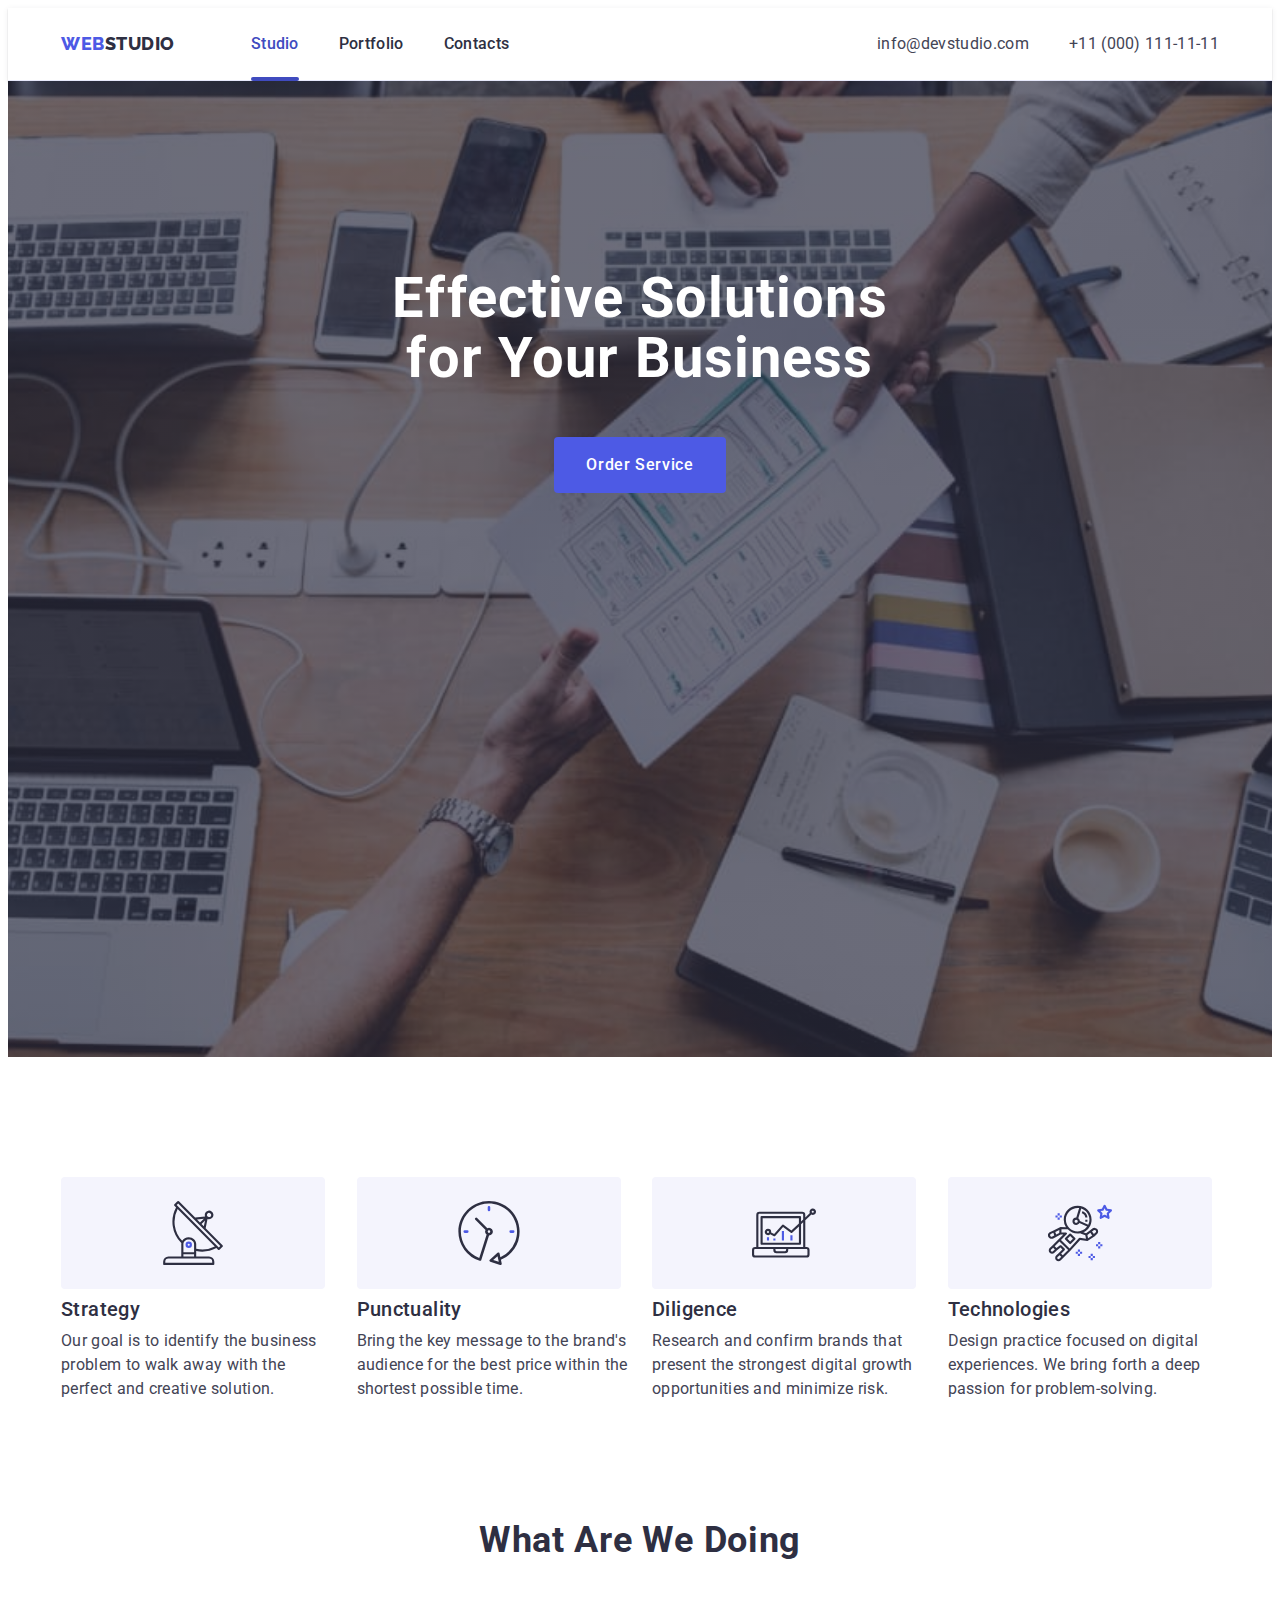
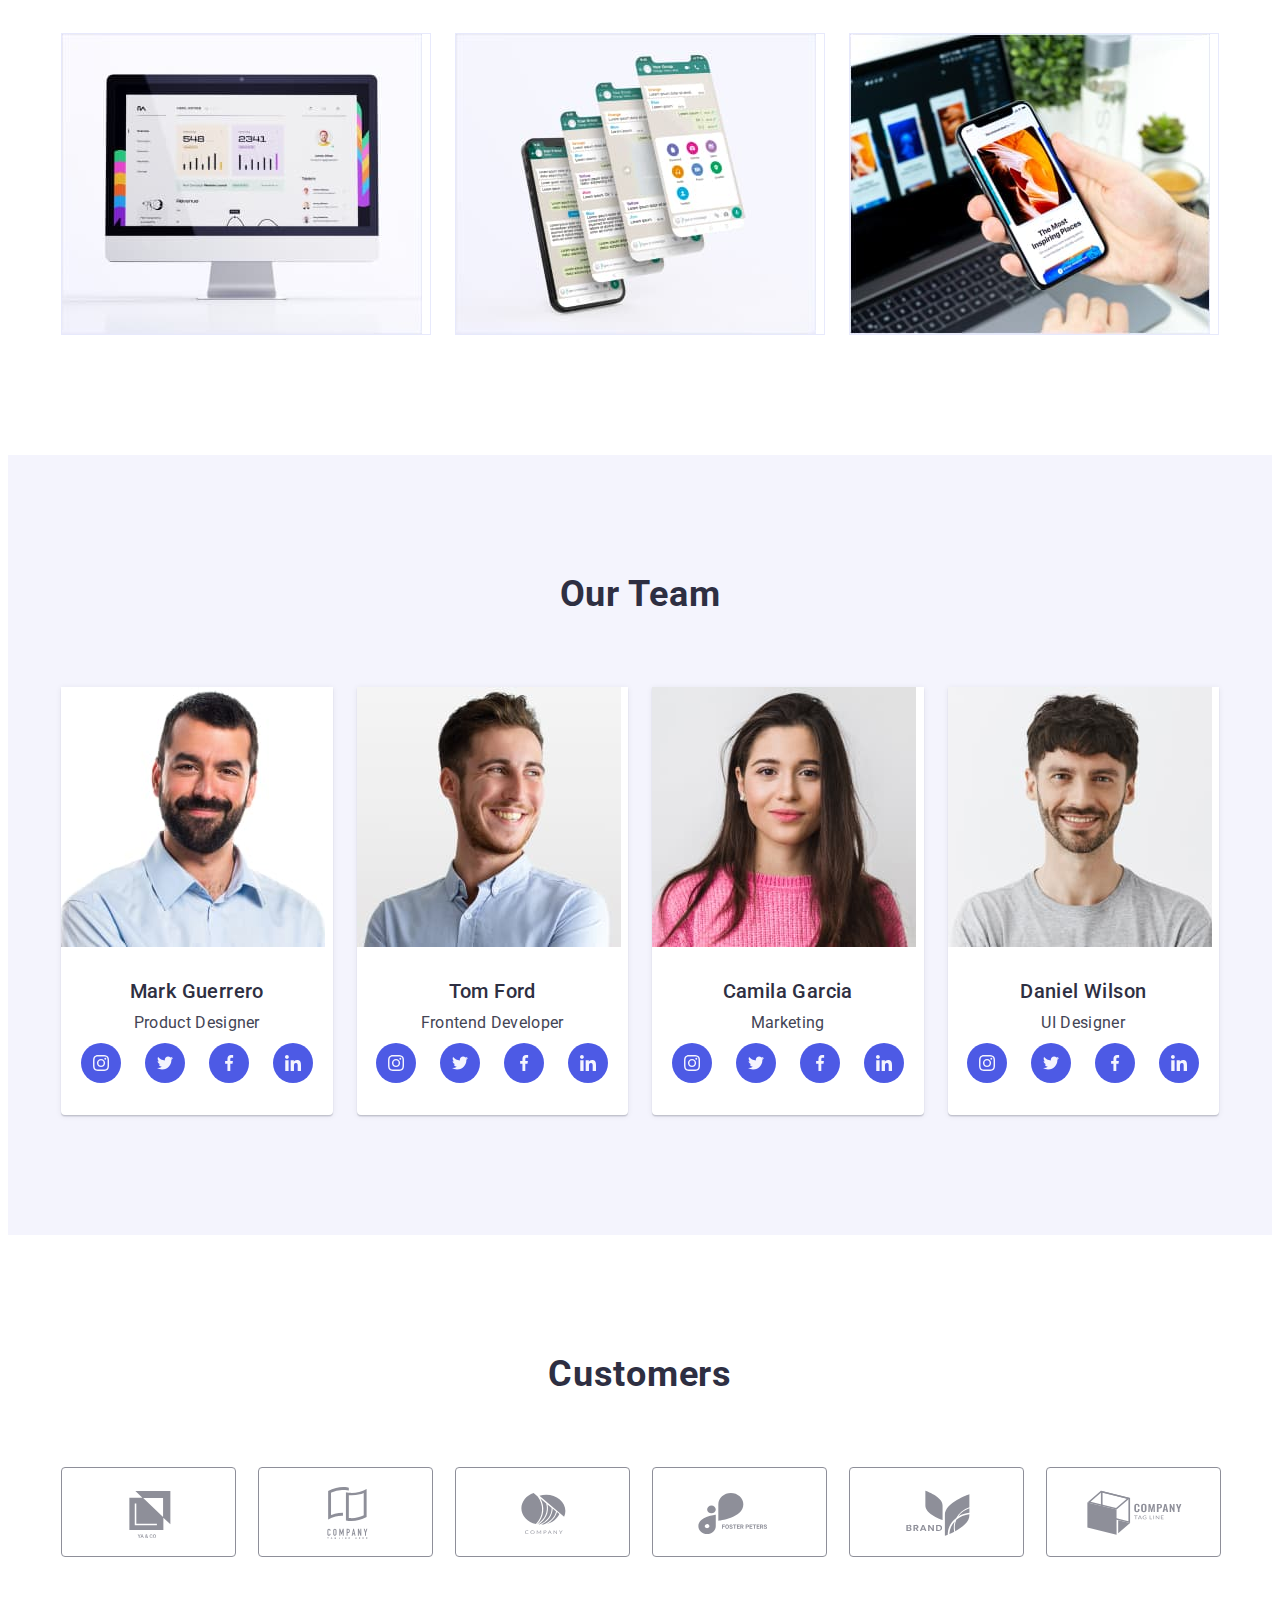
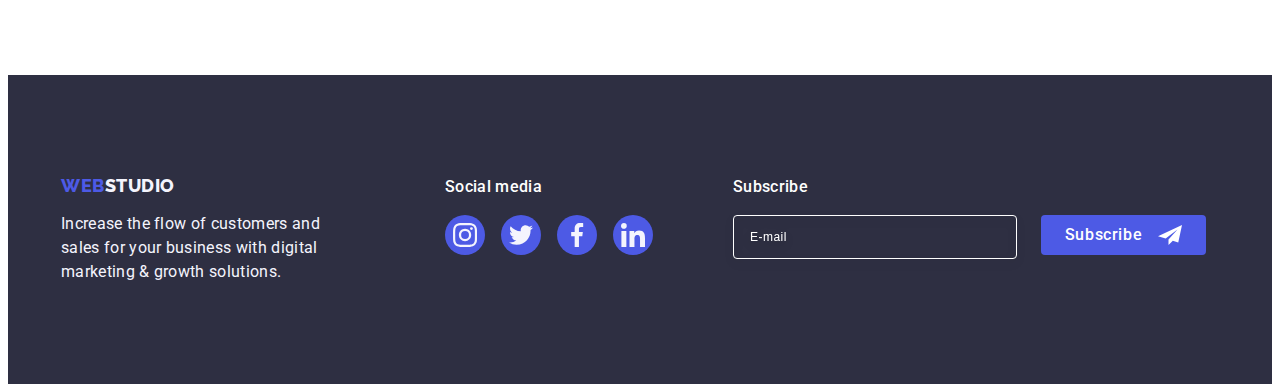
<file: index.html>
<!DOCTYPE html>
<html lang="en">

<head>
    <meta charset="UTF-8">
    <meta http-equiv="X-UA-Compatible" content="IE=edge">
    <meta name="viewport" content="width=device-width, initial-scale=1.0">
    <title>WebStudio</title>
    <link rel="preconnect" href="https://fonts.googleapis.com">
    <link rel="preconnect" href="https://fonts.gstatic.com" crossorigin>
    <link
        href="https://fonts.googleapis.com/css2?family=Raleway:wght@800&family=Roboto:wght@400;500;700;900&display=swap"
        rel="stylesheet">
    <link rel="stylesheet" href="https://cdnjs.cloudflare.com/ajax/libs/modern-normalize/2.0.0/modern-normalize.min.css"
        integrity="sha512-4xo8blKMVCiXpTaLzQSLSw3KFOVPWhm/TRtuPVc4WG6kUgjH6J03IBuG7JZPkcWMxJ5huwaBpOpnwYElP/m6wg=="
        crossorigin="anonymous" referrerpolicy="no-referrer">
    <link rel="stylesheet" href="./css/styles.css">
</head>

<body>
    <header class="header">
        <div class="container div-header">
            <nav class="header-nav">
                <a href="./index.html" class="link logo">Web<span class="logo-part">Studio</span></a>
                <ul class="list header-menu">
                    <li><a href="./index.html" class="link-nav inn link">Studio</a></li>
                    <li><a href="./portfolio.html" class="link-nav  link">Portfolio</a></li>
                    <li><a href="" class="link-nav link">Contacts</a></li>
                </ul>
            </nav>
            <address class="adrs">
                <ul class="list header-adrs">
                    <li><a href="mailto:info@devstudio.com" class="link-adrs link">info@devstudio.com</a></li>
                    <li><a href="tel:+110001111111" class="link-adrs link">+11 (000) 111-11-11</a></li>
                </ul>
            </address>
        </div>
    </header>
    <main>
        <section class="hero">
            <div class="container div-hero">
                <h1 class="hero-title">Effective Solutions for Your Business</h1>
                <button data-modal-open type="button" class="hero-btn">Order Service</button>
            </div>
        </section>
        <section class="adv">
            <div class="container adv-div">
                <h2 hidden class="adv-title visually-hidden">our advantages</h2>
                <ul class="adv-list list">
                    <li class="adv-item">
                        <div class="adv-div-icon"><svg class="adv-icon-svg" width="64" height="64">
                                <use href="./images/icons.svg#icon-antenna"></use>
                            </svg>
                        </div>
                        <h3 class="adv-item-title title">Strategy</h3>
                        <p class="adv-item-text text">Our goal is to identify the business problem to walk away with the
                            perfect and creative solution.</p>
                    </li>
                    <li class="adv-item">
                        <div class="adv-div-icon"><svg class="adv-icon-svg" width="64" height="64">
                                <use href="./images/icons.svg#icon-clock"></use>
                            </svg>
                        </div>
                        <h3 class="adv-item-title title">Punctuality</h3>
                        <p class="adv-item-text text">Bring the key message to the brand's audience for the best price
                            within the shortest possible time.</p>
                    </li>
                    <li class="adv-item">
                        <div class="adv-div-icon"><svg class="adv-icon-svg" width="64" height="64">
                                <use href="./images/icons.svg#icon-diagram"></use>
                            </svg>
                        </div>
                        <h3 class="adv-item-title title">Diligence</h3>
                        <p class="adv-item-text text">Research and confirm brands that present the strongest digital
                            growth opportunities and minimize risk.</p>
                    </li>
                    <li class="adv-item">
                        <div class="adv-div-icon"><svg class="adv-icon-svg" width="64" height="64">
                                <use href="./images/icons.svg#icon-astronaut"></use>
                            </svg>
                        </div>
                        <h3 class="adv-item-title title">Technologies</h3>
                        <p class="adv-item-text text">Design practice focused on digital experiences. We bring forth a
                            deep passion for problem-solving.</p>
                    </li>
                </ul>
            </div>
        </section>
        <section class="wawd">
            <div class="container div-wawd">
                <h2 class="wawd-title">What are we doing</h2>
                <ul class="wawd-list list">
                    <li class="wawd-item"><img src="./images/monitor.jpg" alt="monitor" width="360"></li>
                    <li class="wawd-item"><img src="./images/screenshots.jpg" alt="screenshots" width="360"></li>
                    <li class="wawd-item"><img src="./images/phone.jpg" alt="phone" width="360"></li>
                </ul>
            </div>
        </section>
        <section class="team">
            <div class="container div-team">
                <h2 class="team-title">Our Team</h2>
                <ul class="team-list list">
                    <li class="team-item">
                        <img class="team-item-img" src="./images/mark.jpg" alt="Mark Guerrero" width="264">
                        <div class="div-team-name">
                            <h3 class="team-item-title title">Mark Guerrero</h3>
                            <p class="team-item-text text">Product Designer</p>
                            <ul class="team-soc-icon list">
                                <li class="team-soc-item">
                                    <a class="team-soc-link" href="#">
                                        <svg class="team-icon-svg" width="16" height="16">
                                            <use href="./images/icons.svg#icon-instagram"></use>
                                        </svg>
                                    </a>
                                </li>
                                <li class="team-soc-item">
                                    <a class="team-soc-link" href="#">
                                        <svg class="team-icon-svg" width="16" height="16">
                                            <use href="./images/icons.svg#icon-twitter"></use>
                                        </svg>
                                    </a>
                                </li>
                                <li class="team-soc-item">
                                    <a class="team-soc-link" href="#">
                                        <svg class="team-icon-svg" width="16" height="16">
                                            <use href="./images/icons.svg#icon-facebook"></use>
                                        </svg>
                                    </a>
                                </li>
                                <li class="team-soc-item">
                                    <a class="team-soc-link" href="#">
                                        <svg class="team-icon-svg" width="16" height="16">
                                            <use href="./images/icons.svg#icon-linkedin"></use>
                                        </svg>
                                    </a>
                                </li>
                            </ul>
                        </div>
                    </li>
                    <li class="team-item">
                        <img class="team-item-img" src="./images/tom.jpg" alt="Tom Ford" width="264">
                        <div class="div-team-name">
                            <h3 class="team-item-title title">Tom Ford</h3>
                            <p class="team-item-text text">Frontend Developer</p>
                            <ul class="team-soc-icon list">
                                <li class="team-soc-item">
                                    <a class="team-soc-link" href="#">
                                        <svg class="team-icon-svg" width="16" height="16">
                                            <use href="./images/icons.svg#icon-instagram"></use>
                                        </svg>
                                    </a>
                                </li>
                                <li class="team-soc-item">
                                    <a class="team-soc-link" href="#">
                                        <svg class="team-icon-svg" width="16" height="16">
                                            <use href="./images/icons.svg#icon-twitter"></use>
                                        </svg>
                                    </a>
                                </li>
                                <li class="team-soc-item">
                                    <a class="team-soc-link" href="#">
                                        <svg class="team-icon-svg" width="16" height="16">
                                            <use href="./images/icons.svg#icon-facebook"></use>
                                        </svg>
                                    </a>
                                </li>
                                <li class="team-soc-item">
                                    <a class="team-soc-link" href="#">
                                        <svg class="team-icon-svg" width="16" height="16">
                                            <use href="./images/icons.svg#icon-linkedin"></use>
                                        </svg>
                                    </a>
                                </li>
                            </ul>
                        </div>
                    </li>
                    <li class="team-item">
                        <img class="team-item-img" src="./images/camila.jpg" alt="Camila Garcia" width="264">
                        <div class="div-team-name">
                            <h3 class="team-item-title title">Camila Garcia</h3>
                            <p class="team-item-text text">Marketing</p>
                            <ul class="team-soc-icon list">
                                <li class="team-soc-item">
                                    <a class="team-soc-link" href="#">
                                        <svg class="team-icon-svg" width="16" height="16">
                                            <use href="./images/icons.svg#icon-instagram"></use>
                                        </svg>
                                    </a>
                                </li>
                                <li class="team-soc-item">
                                    <a class="team-soc-link" href="#">
                                        <svg class="team-icon-svg" width="16" height="16">
                                            <use href="./images/icons.svg#icon-twitter"></use>
                                        </svg>
                                    </a>
                                </li>
                                <li class="team-soc-item">
                                    <a class="team-soc-link" href="#">
                                        <svg class="team-icon-svg" width="16" height="16">
                                            <use href="./images/icons.svg#icon-facebook"></use>
                                        </svg>
                                    </a>
                                </li>
                                <li class="team-soc-item">
                                    <a class="team-soc-link" href="#">
                                        <svg class="team-icon-svg" width="16" height="16">
                                            <use href="./images/icons.svg#icon-linkedin"></use>
                                        </svg>
                                    </a>
                                </li>
                            </ul>
                        </div>
                    </li>
                    <li class="team-item">
                        <img class="team-item-img" src="./images/daniel.jpg" alt="Daniel Wilson" width="264">
                        <div class="div-team-name">
                            <h3 class="team-item-title title">Daniel Wilson</h3>
                            <p class="team-item-text text">UI Designer</p>
                            <ul class="team-soc-icon list">
                                <li class="team-soc-item">
                                    <a class="team-soc-link" href="#">
                                        <svg class="team-icon-svg" width="16" height="16">
                                            <use href="./images/icons.svg#icon-instagram"></use>
                                        </svg>
                                    </a>
                                </li>
                                <li class="team-soc-item">
                                    <a class="team-soc-link" href="#">
                                        <svg class="team-icon-svg" width="16" height="16">
                                            <use href="./images/icons.svg#icon-twitter"></use>
                                        </svg>
                                    </a>
                                </li>
                                <li class="team-soc-item">
                                    <a class="team-soc-link" href="#">
                                        <svg class="team-icon-svg" width="16" height="16">
                                            <use href="./images/icons.svg#icon-facebook"></use>
                                        </svg>
                                    </a>
                                </li>
                                <li class="team-soc-item">
                                    <a class="team-soc-link" href="#">
                                        <svg class="team-icon-svg" width="16" height="16">
                                            <use href="./images/icons.svg#icon-linkedin"></use>
                                        </svg>
                                    </a>
                                </li>
                            </ul>
                        </div>
                </ul>
            </div>
        </section>
        <section class="custom">
            <div class="container custom-div">
                <h2 class="title custom-tittle">Customers</h2>
                <ul class="custom-icon-list list">
                    <li class="custom-icon-item">
                        <a class="custom-link" href="#">
                            <svg class="custom-icon" width="104" height="56">
                                <use href="./images/icons.svg#icon-yaco"></use>
                            </svg>
                        </a>
                    </li>
                    <li class="custom-icon-item">
                        <a class="custom-link" href="#">
                            <svg class="custom-icon" width="104" height="56">
                                <use href="./images/icons.svg#icon-union"></use>
                            </svg>
                        </a>
                    </li>
                    <li class="custom-icon-item">
                        <a class="custom-link" href="#">
                            <svg class="custom-icon" width="104" height="56">
                                <use href="./images/icons.svg#icon-company"></use>
                            </svg>
                        </a>
                    </li>
                    <li class="custom-icon-item">
                        <a class="custom-link" href="#">
                            <svg class="custom-icon" width="104" height="56">
                                <use href="./images/icons.svg#icon-foster"></use>
                            </svg>
                        </a>
                    </li>
                    <li class="custom-icon-item">
                        <a class="custom-link" href="#">
                            <svg class="custom-icon" width="104" height="56">
                                <use href="./images/icons.svg#icon-brand"></use>
                            </svg>
                        </a>
                    </li>
                    <li class="custom-icon-item">
                        <a class="custom-link" href="#">
                            <svg class="custom-icon" width="104" height="56">
                                <use href="./images/icons.svg#icon-tagline"></use>
                            </svg>
                        </a>
                    </li>
                </ul>
            </div>


        </section>
    </main>
    <footer class="footer">
        <div class="container div-foot">
            <div class="div-foot-content">
                <a href="./index.html" class="link logo foot">Web<span class="foot-logo-part">Studio</span></a>
                <p class="footer-text text">Increase the flow of customers and sales for your business with digital
                    marketing & growth solutions.</p>
            </div>
            <div class="div-foot-soc">
                <p class="foot-tittle text">Social media</p>
                <ul class="foot-soc-icon list">
                    <li class="foot-soc-item">
                        <a class="foot-soc-link" href="#">
                            <svg class="foot-icon-svg" width="24" height="24">
                                <use href="./images/icons.svg#icon-instagram"></use>
                            </svg>
                        </a>
                    </li>
                    <li class="foot-soc-item">
                        <a class="foot-soc-link" href="#">
                            <svg class="foot-icon-svg" width="24" height="24">
                                <use href="./images/icons.svg#icon-twitter"></use>
                            </svg>
                        </a>
                    </li>
                    <li class="foot-soc-item">
                        <a class="foot-soc-link" href="#">
                            <svg class="foot-icon-svg" width="24" height="24">
                                <use href="./images/icons.svg#icon-facebook"></use>
                            </svg>
                        </a>
                    </li>
                    <li class="foot-soc-item">
                        <a class="foot-soc-link" href="#">
                            <svg class="foot-icon-svg" width="24" height="24">
                                <use href="./images/icons.svg#icon-linkedin"></use>
                            </svg>
                        </a>
                    </li>
                </ul>
            </div>
            <div class="foot-sub-div">
            <p class="foot-sub-tittle">Subscribe</p>
                <form class="foot-sub-form">
                    <label class="sub-label" aria-label="">
                    <input type="email" name="footer-email" placeholder="E-mail" class="foot-mail-input" />
                    </label>
                    <button type="submit" class="foot-sub-btn">Subscribe<svg class="foot-sub-svg" width="24" height="24">
                    <use href="./images/icons.svg#icon-sub"></use>
                    </svg></button>
                </form>
            </div>
        </div>
    </footer>
    <div class="backdrop is-hidden" data-modal>
      <div class="modal">
        <button type="button" class="modal-btn-close" data-modal-close><svg class="close-svg" width="8" height="8">
          <use href="./images/icons.svg#icon-close"></use></svg>
           </button>
            <p class="modal-tittle text">Leave your contacts and we will call you back</p>
             <form class="modal-form">
              <div class="all-input-div">
                 <label for="user-name" class="form-label">Name</label>
                    <div class="input-modal-div">
                      <input type="text" name="user-name" id="user-name" class="modal-input" />
                        <svg class="modal-svg" width="18" height="24">
                        <use href="./images/icons.svg#icon-name"></use></svg>
                    </div>
                </div>
                <div class="all-input-div">
                    <label for="phone" class="form-label">Phone</label>
                    <div class="input-modal-div">
                        <input type="tel" id="phone" name="user-tel" class="modal-input" />
                        <svg class="modal-svg" width="18" height="24">
                            <use href="./images/icons.svg#icon-phone"></use>
                        </svg>
                    </div>
                </div>
                <div class="all-input-div">
                    <label for="email" class="form-label">Email</label>
                    <div class="input-modal-div">
                        <input type="email" id="email" name="user-email" class="modal-input" required />
                        <svg class="modal-svg" width="18" height="24">
                            <use href="./images/icons.svg#icon-email"></use>
                        </svg>
                    </div>
                </div>
                <div class="comment-input-div">
            <label class="form-label" for="user-comment">Comment</label>
            <textarea name="user-comment" id="user-comment" class="comment" placeholder="Text input"></textarea>
                </div>
                <div class="check-input-div">
                <input type="checkbox" name="user-privacy" id="user-privacy" class="check visually-hidden" value="true" />
                <label class="check-txt" for="user-privacy"><span class="check-span"><svg class="check-svg" width="10" height="8">
                <use href="./images/icons.svg#icon-check"></use>
                </svg></span>I accept the terms and conditions of the&nbsp;<a class="link-privacy" href="">Privacy Policy</a></label>
                </div>
                <button type="submit" class="modal-send-btn">Send</button>
            </form>
        </div>
    </div>
    <script src="./js/modal.js"></script>
</body>

</html>
</file>
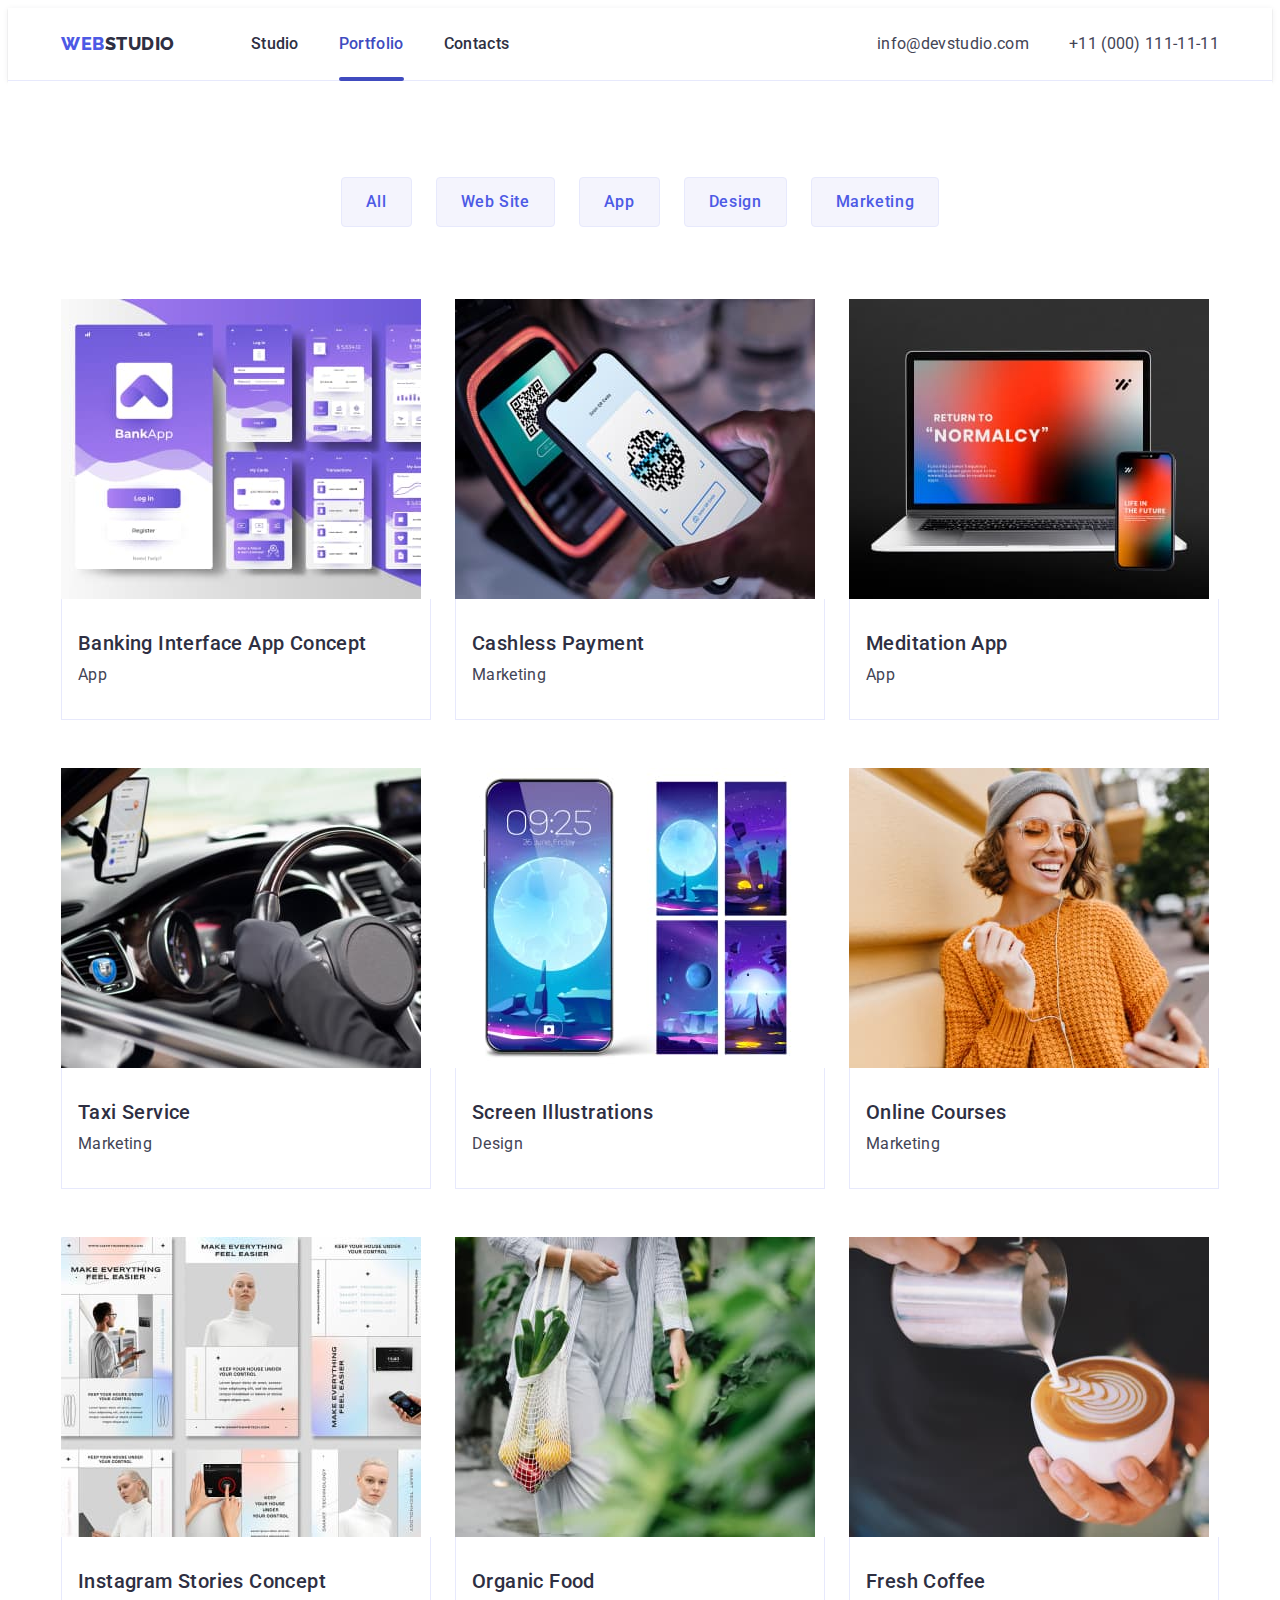
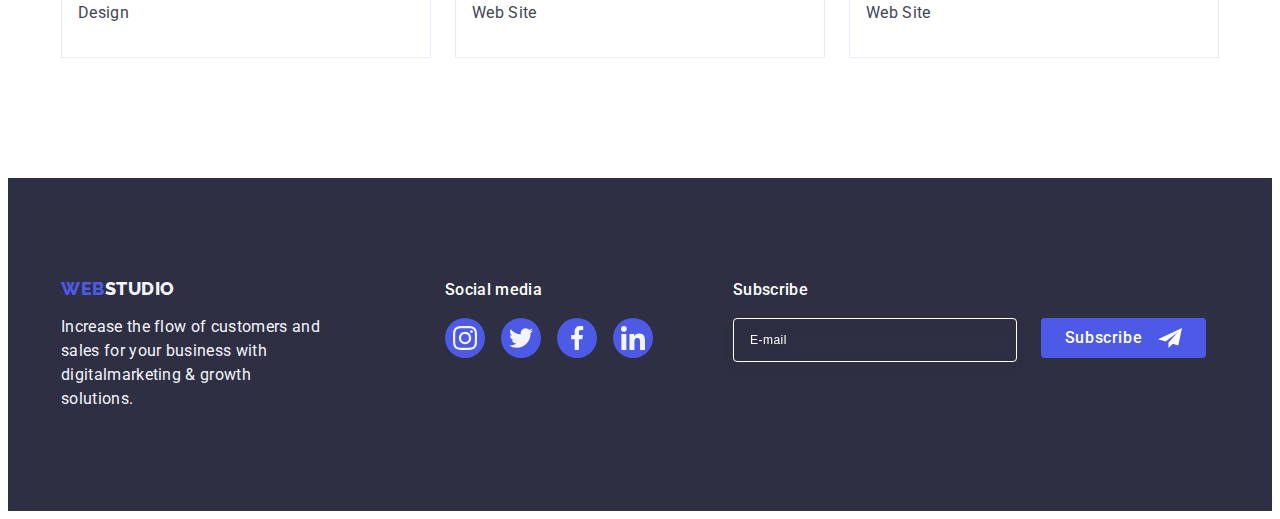
<file: portfolio.html>
<!DOCTYPE html>
<html lang="en">
<head>
    <meta charset="UTF-8">
    <meta http-equiv="X-UA-Compatible" content="IE=edge">
    <meta name="viewport" content="width=device-width, initial-scale=1.0">
    <title>WebStudio</title>
    <link rel="preconnect" href="https://fonts.googleapis.com">
    <link rel="preconnect" href="https://fonts.gstatic.com" crossorigin>
    <link
        href="https://fonts.googleapis.com/css2?family=Raleway:wght@800&family=Roboto:wght@400;500;700;900&display=swap"
        rel="stylesheet">
    <link rel="stylesheet" href="https://cdnjs.cloudflare.com/ajax/libs/modern-normalize/2.0.0/modern-normalize.min.css"
        integrity="sha512-4xo8blKMVCiXpTaLzQSLSw3KFOVPWhm/TRtuPVc4WG6kUgjH6J03IBuG7JZPkcWMxJ5huwaBpOpnwYElP/m6wg=="
        crossorigin="anonymous" referrerpolicy="no-referrer">
    <link rel="stylesheet" href="./css/styles.css">
</head>
<body>
    <header class="header">
        <div class="container div-header">
            <nav class="header-nav">
                <a href="./index.html" class="link logo">Web<span class="logo-part">Studio</span></a>
                <ul class="list header-menu">
                    <li><a href="./index.html" class="link-nav  link">Studio</a></li>
                    <li><a href="./portfolio.html" class="link-nav inn link">Portfolio</a></li>
                    <li><a href="" class="link-nav link">Contacts</a></li>
                </ul>
            </nav>
            <address class="adrs">
                <ul class="list header-adrs">
                    <li><a href="mailto:info@devstudio.com" class="link-adrs link">info@devstudio.com</a></li>
                    <li><a href="tel:+110001111111" class="link-adrs link">+11 (000) 111-11-11</a></li>
                </ul>
            </address>
        </div>
    </header>
    <main>
        <section class="filter">
            <div class="container div-filter">
                <h1 hidden class="filter-title visually-hidden">Filter</h1>
                <ul class="filter-list list">
                    <li class="filter-list-item"><button type="button" class="filter-item-btn">All</button></li>
                    <li class="filter-list-item"><button type="button" class="filter-item-btn">Web Site</button></li>
                    <li class="filter-list-item"><button type="button" class="filter-item-btn">App</button></li>
                    <li class="filter-list-item"><button type="button" class="filter-item-btn">Design</button></li>
                    <li class="filter-list-item"><button type="button" class="filter-item-btn">Marketing</button></li>
                </ul>
              <ul class="filter-card-list list">
                    <li class="card-item">
                        <a href="" class="card-item-link link">
                            <div class="card-div-over">
                                <img src="./images/bankap.jpg" alt="Banking App" width="360" class="card-item-img">
                                <p class="card-over-text text">
                                    14 Stylish and User-Friendly App Design Concepts · Task Manager App · Calorie
                                    Tracker App · Exotic Fruit Ecommerce
                                    App ·
                                    Cloud Storage App
                                </p>
                            </div>
                            <div class="card-bottom">
                                <h2 class="card-item-title title">Banking Interface App Concept</h2>
                                <p class="card-item-text text">App</p>
                            </div>
                        </a>
                    </li>
                    <li class="card-item">
                        <a href="" class="card-item-link link">
                            <div class="card-div-over">
                                <img src="./images/cashpay.jpg" alt="Cashless Payment" width="360"
                                    class="card-item-img">
                                <p class="card-over-text text">
                                    14 Stylish and User-Friendly App Design Concepts · Task Manager App · Calorie
                                    Tracker App · Exotic Fruit Ecommerce App · Cloud Storage App
                                </p>
                            </div>
                            <div class="card-bottom">
                                <h2 class="card-item-title title">Cashless Payment</h2>
                                <p class="card-item-text text">Marketing</p>
                            </div>
                        </a>
                    </li>
                    <li class="card-item">
                        <a href="" class="card-item-link link">
                            <div class="card-div-over">
                                <img src="./images/mediap.jpg" alt="Meditation App" width="360" class="card-item-img">
                                <p class="card-over-text text">
                                    14 Stylish and User-Friendly App Design Concepts · Task Manager App · Calorie
                                    Tracker App · Exotic Fruit Ecommerce App · Cloud Storage App
                                </p>
                            </div>
                            <div class="card-bottom">
                                <h2 class="card-item-title title">Meditation App</h2>
                                <p class="card-item-text text">App</p>
                            </div>
                        </a>
                    </li>
                    <li class="card-item">
                        <a href="" class="card-item-link link">
                            <div class="card-div-over">
                                <img src="./images/taxis.jpg" alt="Taxi Service" width="360" class="card-item-img">
                                <p class="card-over-text text">
                                    14 Stylish and User-Friendly App Design Concepts · Task Manager App · Calorie
                                    Tracker App · Exotic Fruit Ecommerce App · Cloud Storage App
                                </p>
                            </div>
                            <div class="card-bottom">
                                <h2 class="card-item-title title">Taxi Service</h2>
                                <p class="card-item-text text">Marketing</p>
                            </div>
                        </a>
                    </li>
                    <li class="card-item">
                        <a href="" class="card-item-link link">
                            <div class="card-div-over">
                                <img src="./images/screen.jpg" alt="Screen Illustrations" width="360"
                                    class="card-item-img">
                                <p class="card-over-text text">
                                    14 Stylish and User-Friendly App Design Concepts · Task Manager App · Calorie
                                    Tracker App · Exotic Fruit Ecommerce App · Cloud Storage App
                                </p>
                            </div>
                            <div class="card-bottom">
                                <h2 class="card-item-title title">Screen Illustrations</h2>
                                <p class="card-item-text text">Design</p>
                            </div>
                        </a>
                    </li>
                    <li class="card-item">
                        <a href="" class="card-item-link link">
                            <div class="card-div-over">
                                <img src="./images/onlinec.jpg" alt="Girl with phone" width="360" class="card-item-img">
                                <p class="card-over-text text">
                                    14 Stylish and User-Friendly App Design Concepts · Task Manager App · Calorie
                                    Tracker App · Exotic Fruit Ecommerce App · Cloud Storage App
                                </p>
                            </div>
                            <div class="card-bottom">
                                <h2 class="card-item-title title">Online Courses</h2>
                                <p class="card-item-text text">Marketing</p>
                            </div>
                        </a>
                    </li>
                    <li class="card-item">
                        <a href="" class="card-item-link link">
                            <div class="card-div-over">
                                <img src="./images/instor.jpg" alt="Instagram Stories" width="360"
                                    class="card-item-img">
                                <p class="card-over-text text">
                                    14 Stylish and User-Friendly App Design Concepts · Task Manager App · Calorie
                                    Tracker App · Exotic Fruit Ecommerce App · Cloud Storage App
                                </p>
                            </div>
                            <div class="card-bottom">
                                <h2 class="card-item-title title">Instagram Stories Concept</h2>
                                <p class="card-item-text text">Design</p>
                            </div>
                        </a>
                    </li>
                    <li class="card-item">
                        <a href="" class="card-item-link link">
                            <div class="card-div-over">
                                <img src="./images/organf.jpg" alt="Organic Food" width="360" class="card-item-img">
                                <p class="card-over-text text">
                                    14 Stylish and User-Friendly App Design Concepts · Task Manager App · Calorie
                                    Tracker App · Exotic Fruit Ecommerce App · Cloud Storage App
                                </p>
                            </div>
                            <div class="card-bottom">
                                <h2 class="card-item-title title">Organic Food</h2>
                                <p class="card-item-text text">Web Site</p>
                            </div>
                        </a>
                    </li>
                    <li class="card-item">
                        <a href="" class="card-item-link link">
                            <div class="card-div-over">
                                <img src="./images/fcoffee.jpg" alt="Cup with coffee" width="360" class="card-item-img">
                                <p class="card-over-text text">
                                    14 Stylish and User-Friendly App Design Concepts · Task Manager App · Calorie
                                    Tracker App · Exotic Fruit Ecommerce App · Cloud Storage App
                                </p>
                            </div>
                            <div class="card-bottom">
                                <h2 class="card-item-title title">Fresh Coffee</h2>
                                <p class="card-item-text text">Web Site</p>
                            </div>
                        </a>
                    </li>
                </ul>
            </div>
        </section>
    </main>
    <footer class="footer">
        <div class="container div-foot">
            <div class="div-foot-content">
                <a href="./index.html" class="link logo foot">Web<span class="foot-logo-part">Studio</span></a>
                <p class="footer-text text">Increase the flow of customers and sales for your business with digitalmarketing & growth solutions.</p>
            </div>
            <div class="div-foot-soc">
            <p class="foot-tittle text">Social media</p>
                <ul class="foot-soc-icon list">
                    <li class="foot-soc-item">
                        <a class="foot-soc-link" href="#">
                            <svg class="foot-icon-svg" width="24" height="24">
                                <use href="./images/icons.svg#icon-instagram"></use>
                            </svg>
                        </a>
                    </li>
                    <li class="foot-soc-item">
                        <a class="foot-soc-link" href="#">
                            <svg class="foot-icon-svg" width="24" height="24">
                                <use href="./images/icons.svg#icon-twitter"></use>
                            </svg>
                        </a>
                    </li>
                    <li class="foot-soc-item">
                        <a class="foot-soc-link" href="#">
                            <svg class="foot-icon-svg" width="24" height="24">
                                <use href="./images/icons.svg#icon-facebook"></use>
                            </svg>
                        </a>
                    </li>
                    <li class="foot-soc-item">
                        <a class="foot-soc-link" href="#">
                            <svg class="foot-icon-svg" width="24" height="24">
                                <use href="./images/icons.svg#icon-linkedin"></use>
                            </svg>
                        </a>
                    </li>
                </ul>
            </div>
            <div class="foot-sub-div">
                <p class="foot-sub-tittle">Subscribe</p>
                <form class="foot-sub-form">
                    <label class="sub-label" aria-label="">
                    <input type="email" name="footer-email" placeholder="E-mail" class="foot-mail-input" />
                    </label>
                    <button type="submit" class="foot-sub-btn">Subscribe<svg class="foot-sub-svg" width="24" height="24">
                        <use href="./images/icons.svg#icon-sub"></use>
                        </svg></button>
                </form>
            </div>
        </div>
    </footer>

</html>
</file>
<file: css/styles.css>
:root {
    --active-color: #404BBF;
    --title-color: #2E2F42;
    --simple-color: #4D5AE5;
    --text-color: #434455;
    --whitty-color: #FFFFFF;
    --darwhit-color: #F4F4FD;
    --gray-color: #8e8f99;
    --trans: 250ms cubic-bezier(0.4, 0, 0.2, 1);
}

body {
    font-family: 'Roboto', sans-serif;
    color: var(--text-color);
    background-color: var(--whitty-color);
}

.link {
    text-decoration: none;
}

p,
h1,
h2,
h3 {
    margin-top: 0;
    margin-bottom: 0;
}

ul {
    list-style-type: none;
    margin-top: 0;
    margin-bottom: 0;
    padding-left: 0;
}

.container {
    width: 100%;
    max-width: 1158px;
    margin: 0 auto;
    padding-left: 15px;
    padding-right: 15px;
    /* outline: 2px solid yellow; */
}

.visually-hidden {
    position: absolute;
    width: 1px;
    height: 1px;
    margin: -1px;
    border: 0;
    padding: 0;
    white-space: nowrap;
    clip-path: inset(100%);
    clip: rect(0 0 0 0);
    overflow: hidden;
}

img {
    display: block;
    max-width: 100%;
}

.list {
    text-decoration: none;
}

.title {
    font-weight: 500;
    font-size: 20px;
    line-height: 1.2;
    text-align: center;
    letter-spacing: 0.02em;
    color: var(--title-color);
}

.text {
    font-size: 16px;
    line-height: 1.5;
    letter-spacing: 0.02em;
    color: var(--text-color);
}

/*!------------------ HEADER ---------------------------*/
.header {
    background-color: var(--whitty-color);
    border-bottom: 1px solid #e7e9fc;
    box-shadow: 0px 2px 1px rgba(46, 47, 66, 0.08),
        0px 1px 1px rgba(46, 47, 66, 0.16),
        0px 1px 6px rgba(46, 47, 66, 0.08);
}


.inn::after {
    display: block;
    position: absolute;
    content: '';
    width: 100%;
    height: 4px;
    border-radius: 2px;
    bottom: -1px;
    left: 0;
    background-color: var(--active-color);
}




.header-menu {
    display: flex;
    gap: 40px;

}

.header-adrs {
    display: flex;
    gap: 40px;
}

.div-header {
    display: flex;
}

.header-nav {
    display: flex;
    align-items: center;
}

.logo {
    font-family: 'Raleway', sans-serif;
    font-weight: 800;
    font-size: 18px;
    line-height: 1.17;
    letter-spacing: 0.03em;
    text-transform: uppercase;
    color: var(--simple-color);
    margin-right: 76px;
}

.logo-part {
    color: var(--title-color);
}

.link-nav {
    font-weight: 500;
    line-height: 1.50;
    letter-spacing: 0.02em;
    color: var(--title-color);
    display: inline-block;
    padding-top: 24px;
    padding-bottom: 24px;
    transition: color var(--trans);
}

.inn {
    color: var(--active-color);
    position: relative;
}

.link-nav:active,
.link-nav:hover,
.link-nav:focus {
    color: var(--active-color);
}

.adrs {
    font-style: normal;
    margin-left: auto;
}

.link-adrs {
    font-style: normal;
    line-height: 1.5;
    letter-spacing: 0.02em;
    color: var(--text-color);
    display: inline-block;
    padding-top: 24px;
    padding-bottom: 24px;
    transition: color var(--trans);

}

.link-adrs:active,
.link-adrs:hover,
.link-adrs:focus {
    color: var(--active-color);
}

/*!------------------ HERO ---------------------------*/
.hero {
    background-color: var(--title-color);
    padding-top: 188px;
    padding-bottom: 188px;
    background-image: linear-gradient(rgba(46, 47, 66, 0.7), rgba(46, 47, 66, 0.7)), url(../images/hero-bg.jpg);
    background-repeat: no-repeat;
    background-position: center;
    background-size: cover;
    max-width: 1440px;
    height: 600px;
    margin: 0 auto;



}

.div-hero {}

.hero-title {
    font-weight: 700;
    font-size: 56px;
    line-height: 1.07;
    text-align: center;
    letter-spacing: 0.02em;
    Color: var(--whitty-color);
    margin-right: auto;
    margin-left: auto;
    margin-bottom: 48px;
    max-width: 496px;
}

.hero-btn {
    font-family: inherit;
    font-weight: 500;
    font-size: 16px;
    line-height: 1.5;
    letter-spacing: 0.04em;
    cursor: pointer;
    color: var(--whitty-color);
    background-color: var(--simple-color);
    margin-right: auto;
    margin-left: auto;
    display: block;
    padding: 16px 32px;
    margin: 0 auto;
    border-radius: 4px;
    min-width: 169px;
    height: 56px;
    border: none;
    transition: background-color var(--trans);

}

.hero-btn:focus,
.hero-btn:hover {
    background-color: var(--active-color);
}

/*!------------------our advantages---------------------  */
.adv {
    background-color: var(--whitty-color);
    padding-top: 120px;
    padding-bottom: 120px;
}

.adv-div {}

.adv-title {}

.adv-div-icon {
    display: flex;
    justify-content: center;
    align-items: center;
    width: 264px;
    height: 112px;
    background-color: var(--darwhit-color);
    border-radius: 4px;
    margin-bottom: 8px;
}

.adv-icon-svg {}

.adv-list {
    display: flex;
    gap: 24px;
}

.adv-item {
    width: calc((100% - 3*24px) / 4);
}

.adv-item-title {
    text-align: left;
    margin-bottom: 8px;
}


.adv-item-text {}

/*!------------------What are we doing---------------------  */
.wawd {
    padding-bottom: 120px;
    background-color: var(--whitty-color);
}

.wawd-title {
    font-weight: 700;
    font-size: 36px;
    line-height: 1.11;
    text-align: center;
    letter-spacing: 0.02em;
    text-transform: capitalize;
    color: var(--title-color);
    margin-bottom: 72px;
}

.wawd-list {
    display: flex;
    gap: 24px;

}

.wawd-item {
    width: calc((100% - 2*24px) / 3);
    border: 1px solid #E7E9FC;
}

/*!------------------Our Team-------------------------------  */
.team {
    background-color: var(--darwhit-color);
    padding-bottom: 120px;
    padding-top: 120px;
}

.team-title {
    font-weight: 700;
    font-size: 36px;
    line-height: 1.11;
    text-align: center;
    letter-spacing: 0.02em;
    text-transform: capitalize;
    color: #2E2F42;
    margin-bottom: 72px;

}

.team-list {
    display: flex;
    gap: 24px;

}

.team-item {
    width: calc((100% - 72px) / 4);
    background-color: #FFFFFF;
    border-radius: 0px 0px 4px 4px;
    box-shadow: 0px 1px 6px rgba(46, 47, 66, 0.08), 0px 1px 1px rgba(46, 47, 66, 0.16), 0px 2px 1px rgba(46, 47, 66, 0.08);

}

.team-item-img {}

.team-item-title {
    margin-bottom: 8px;
}

.team-soc-icon {
    display: flex;
    gap: 24px;
    justify-content: center;
    margin-top: 8px;

}

.team-soc {}

.team-icon-svg {
    fill: var(--darwhit-color);
}

.team-soc-item {
    width: 40px;
    height: 40px;
}

.team-soc-link {
    width: 100%;
    height: 100%;
    border-radius: 50%;
    display: flex;
    justify-content: center;
    align-items: center;
    border-radius: 50%;
    background-color: var(--simple-color);
    transition: background-color var(--trans)
}

.team-soc-link:hover,
.team-soc-link:focus {
    background-color: var(--active-color);
}

.team-item-text {
    text-align: center;
}

.div-team-name {
    padding: 32px 0;
}


/*!------------------FOOTER-------------------------------  */

.footer {
    background-color: #2E2F42;
    padding-top: 100px;
    padding-bottom: 100px;
}

.div-foot-content {}

.div-foot-soc {}

.foot-tittle {
    color: var(--whitty-color);
    font-weight: 500;
    margin-bottom: 16px;

}

.foot-soc-link {
    width: 100%;
    height: 100%;
    border-radius: 50%;
    display: flex;
    justify-content: center;
    align-items: center;
    border-radius: 50%;
    background-color: var(--simple-color);
    transition: background-color 250ms cubic-bezier(0.4, 0, 0.2, 1);
}

.foot-soc-item {
    width: 40px;
    height: 40px;
}

.foot-soc-link {
    width: 100%;
    height: 100%;
}

.foot-soc-link:hover,
.foot-soc-link:focus {
    background-color: #31d0aa;
}

.div-foot {
    display: flex;
    align-items: baseline;
}

.foot-soc-icon {
    display: flex;
    gap: 16px;
}

.div-foot-icon {}

.div-foot-soc {}
    

.div-foot-content {
    margin-right: 120px;
}

.foot-icon-svg {
    fill: var(--darwhit-color);
}

.foot {
    display: inline-block;
    margin-bottom: 16px;
}

.footer-text {
    color: var(--darwhit-color);
    max-width: 264px;
}

.foot-logo-part {
    color: var(--darwhit-color);
}

.foot-sub-div {
    margin-left: 80px;

}

.foot-sub-tittle {
    font-weight: 500;
    font-size: 16px;
    line-height: 1.5;
    letter-spacing: 0.02em;
    color: var(--whitty-color);
    margin-bottom: 16px;

}

.foot-sub-form {
    display: flex;
    gap: 24px;
   
}

.sub-label {

}
.foot-mail-input {
    width: 264px;
    height: 40px;
    border: 1px solid #FFFFFF;
    font-size: 12px;
    line-height: 1.5;
    letter-spacing: 0.04em;
    filter: drop-shadow(0px 4px 4px rgba(0, 0, 0, 0.15));
    border-radius: 4px;
    background-color: transparent;
    color: var(--whitty-color);
    padding-left: 16px; 
    
}

.foot-mail-input::placeholder {
    font-size: 12px;
    line-height: 2;
    color: var(--whitty-color);

}

.foot-sub-svg {
    fill: var(--whitty-color);
    margin-left: 16px;
    
}

.foot-sub-btn {
    font-family: "Roboto", sans-serif;
    cursor: pointer;
    min-width: 165px;
    height: 40px;
    font-weight: 500;
    letter-spacing: 0.04em;
    font-size: 16px;
    line-height: 1.5;
    color: var(--whitty-color);
    background-color: var(--simple-color);
    border-radius: 4px;
    border: none;
    display: flex;
    justify-content: center;
    align-items: center;
    transition: background-color var(--trans);
}

.foot-sub-btn:hover,
.foot-sub-btn:focus {
    background-color: var(--active-color);
}

/*!------------------CUSTOMERS-------------------------------  */
.custom {
    padding-top: 120px;
    padding-bottom: 120px;

}

.custom-tittle {
    font-weight: 700;
    font-size: 36px;
    line-height: 1.11;
    text-transform: capitalize;
    margin-bottom: 72px;
}

.custom-icon-list {
    display: flex;
    justify-content: center;
    align-items: center;
    gap: 24px;
}

.custom-link {
    display: flex;
    justify-content: center;
    align-items: center;
    border: 1px solid #8E8F99;
    color: var(--gray-color);
    border-radius: 4px;
    width: 100%;
    height: 100%;
    transition: border-color var(--trans),
        color var(--trans);
}

.custom-div {}

.custom-icon-item {
    width: calc((100% - 120px) / 6);
    height: 88px;
}

.custom-icon {
    fill: currentColor;
    transition: fill var(--trans);
}

.custom-link:hover,
.custom-link:focus {
    color: var(--active-color);
    border-color: var(--active-color);
}

.custom-link:hover .custom-icon,
.custom-link:hover .custom-icon {
    fill: var(--active-color);
}



/*!------------------FILTER-------------------------------  */
.filter {
    padding-top: 96px;
    padding-bottom: 120px;
    background-color: var(--whitty-color);
}

.filter-title {}

.filter-list {

    display: flex;
    justify-content: center;
    gap: 24px;
    margin-bottom: 72px;
    align-items: flex-start;

}

.filter-list-item {}

.div-filter {

    background-color: var(--whitty-color);

}

.filter-item-btn {
    font-family: inherit;
    font-style: normal;
    font-weight: 500;
    font-size: 16px;
    line-height: 1.5;
    letter-spacing: 0.04em;
    color: var(--simple-color);
    background: #F4F4FD;
    cursor: pointer;
    padding: 12px 24px;
    border: 1px solid #E7E9FC;
    border-radius: 4px;
    transition: color var(--trans), background-color var(--trans),
        border-color var(--trans), box-shadow var(--trans);

}

.filter-item-btn:hover,
.filter-item-btn:focus,
.filter-item-btn:active {
    color: var(--whitty-color);
    background: var(--active-color);
    border: 1px solid transparent;
    box-shadow: 0px 3px 1px rgba(0, 0, 0, 0.1), 0px 2px 1px rgba(0, 0, 0, 0.08), 0px 2px 2px rgba(0, 0, 0, 0.12);
}

.filter-card-list {
    display: flex;
    flex-wrap: wrap;
    gap: 48px 24px;
}

.card-item-link:hover,
.card-item-link:focus {
    box-shadow: 0px 1px 6px rgba(46, 47, 66, 0.08), 0px 1px 1px rgba(46, 47, 66, 0.16), 0px 2px 1px rgba(46, 47, 66, 0.08);
}

.card-item {
    width: calc((100% - 2*24px)/3);
    transition: color var(--trans), background-color var(--trans),
        border-color var(--trans),
        box-shadow var(--trans);
}

.card-over-text {
    color: var(--darwhit-color);
    font-weight: 400;
    position: absolute;
    top: 0;
    background-color: #4D5AE5;
    width: 100%;
    height: 100%;
    padding: 40px 32px;
    transform: translateY(100%);
    transition: transform var(--trans);

}

.card-div-over {
    position: relative;
    overflow: hidden;
}

.card-item-link:hover .card-over-text,
.card-item-link:focus .card-over-text {
    transform: translateY(0%)
}

.card-item-link {
    display: block;
    transition: box-shadow var(--trans);
}



.card-bottom {
    padding: 32px 16px;
    border: 1px solid #e7e9fc;
    border-top: none;

}

.card-item-img {}

.card-item-title {
    text-align: left;
    margin-bottom: 8px;

}

.card-item-text {}

/*!------------------MODAL-------------------------------  */

.backdrop {
    position: fixed;
    top: 0;
    width: 100%;
    height: 100%;
    background-color: rgba(46, 47, 66, 0.4);
    transition: opacity var(--trans), visibility var(--trans);
}

.modal {
    position: absolute;
    top: 50%;
    left: 50%;
    transform: translate(-50%, -50%) scale(1);
    width: 408px;
    min-height: 584px;
    background-color: #FCFCFC;
    box-shadow: 0px 1px 1px rgba(0, 0, 0, 0.14), 0px 1px 3px rgba(0, 0, 0, 0.12), 0px 2px 1px rgba(0, 0, 0, 0.2);
    border-radius: 4px;
    transition: transform var(--trans);
    padding: 72px 24px 24px;
}

.modal-btn-close {
    position: absolute;
    right: 24px;
    top: 24px;
    width: 24px;
    height: 24px;
    cursor: pointer;
    background-color: #e7e9fc;
    border: 1px solid rgba(0, 0, 0, 0.1);
    border-radius: 50%;
    padding: 0;
    display: flex;
    justify-content: center;
    align-items: center;
    transition: background-color var(--trans), border var(--trans);

}

.is-hidden {
    visibility: hidden;
    opacity: 0;
    pointer-events: none;
}

.backdrop.is-hidden .modal {
    transform: translate(-50%, -50%) scale(0)
}

.close-svg {
    fill: var(--title-color);
    transition: fill var(--trans);
}

.modal-btn-close:focus,
.modal-btn-close:hover {
    background-color: #404bbf;
    border: none;
}

.modal-btn-close:focus .close-svg,
.modal-btn-close:hover .close-svg {
    fill: var(--whitty-color);
}

.modal-tittle {
    font-weight: 500;
    text-align: center;
    color: var(--title-color);
    margin-bottom: 16px;
}

.modal-form {
    margin-bottom: 0;
}

.modal-input {
    width: 100%;
    border: 1px solid rgba(46, 47, 66, 0.4);
    border-radius: 4px;
    height: 40px;
    background-color: transparent;
    padding-left: 38px;
    padding-right: 4px;
    outline: transparent;
    transition: border-color var(--trans);
}

.modal-input:focus {
    border-color: var(--simple-color);
}

.modal-input:focus+.modal-svg {
    fill: var(--simple-color);
}

.form-label {
    font-size: 12px;
    line-height: 1.17;
    letter-spacing: 0.04em;
    color: var(--gray-color);
    display: block;
    margin-bottom: 4px;

}


.modal-svg {
    position: absolute;
    fill: var(--title-color);
    left: 16px;
    top: 50%;
    transform: translateY(-50%);
    transition: fill var(--trans);
}

.input-modal-div {
    position: relative;

}

.all-input-div {
    margin-bottom: 8px;
}

.modal-send-btn {
    cursor: pointer;
    font-weight: 500;
    font-size: 16px;
    line-height: 1.5;
    letter-spacing: 0.04em;
    min-width: 169px;
    height: 56px;
    display: block;
    margin: 0 auto;     background: #4D5AE5;
    border: none;
    border-radius: 4px;
    outline: transparent;
    color: var(--whitty-color);
    box-shadow: 0px 4px 4px rgba(0, 0, 0, 0.15);
    transition: background-color
    var(--trans);

}

.modal-send-btn:is(:hover, :focus) {
    background-color: var(--active-color);
}

.comment {
    width: 100%;
    font-size: 12px;
    line-height: 1.17;
    letter-spacing: 0.04em;
    color: rgba(46, 47, 66, 0.4);
    border: 1px solid rgba(46, 47, 66, 0.4);
    border-radius: 4px;
    height: 120px;
    background-color: transparent;
    outline: transparent;
    resize: none;
    transition: border-color var(--trans);
    display: block;
    padding: 8px 16px;
}

.comment-input-div {
    margin-bottom: 16px;
}

.comment:focus {
    border-color: var(--simple-color);
    padding: 8px 16px;
}

.comment::placeholder {
    font-size: 12px;
    line-height: 1.16;
    letter-spacing: 0.04em;
    color: rgba(46, 47, 66, 0.4);
}

.check-txt a {
    color: var(--simple-color);
    text-decoration: underline;

}

.check-txt {
    font-size: 12px;
    line-height: 1.17;
    letter-spacing: 0.04em;
    color: var(--gray-color);
    
}

.check-txt span {
    width: 16px;
    height: 16px;
    border: 1px solid rgba(46, 47, 66, 0.4);
    border-radius: 2px;
    margin-right: 8px;
    line-height: 1.17;
    display: inline-flex;
    align-items: center;
    justify-content: center;
    fill: transparent;
    transition: background-color var(--trans), border var(--trans), fill var(--trans);

}

.check:checked + .check-txt > .check-span {
    background-color: var(--active-color);
    border: none;
    fill: var(--darwhit-color);
}

.check:focus + .check-txt {
    border-color: var(--simple-color);
}

.check-input-div {
  margin-bottom: 24px;
}
.check-span {

}
</file>
